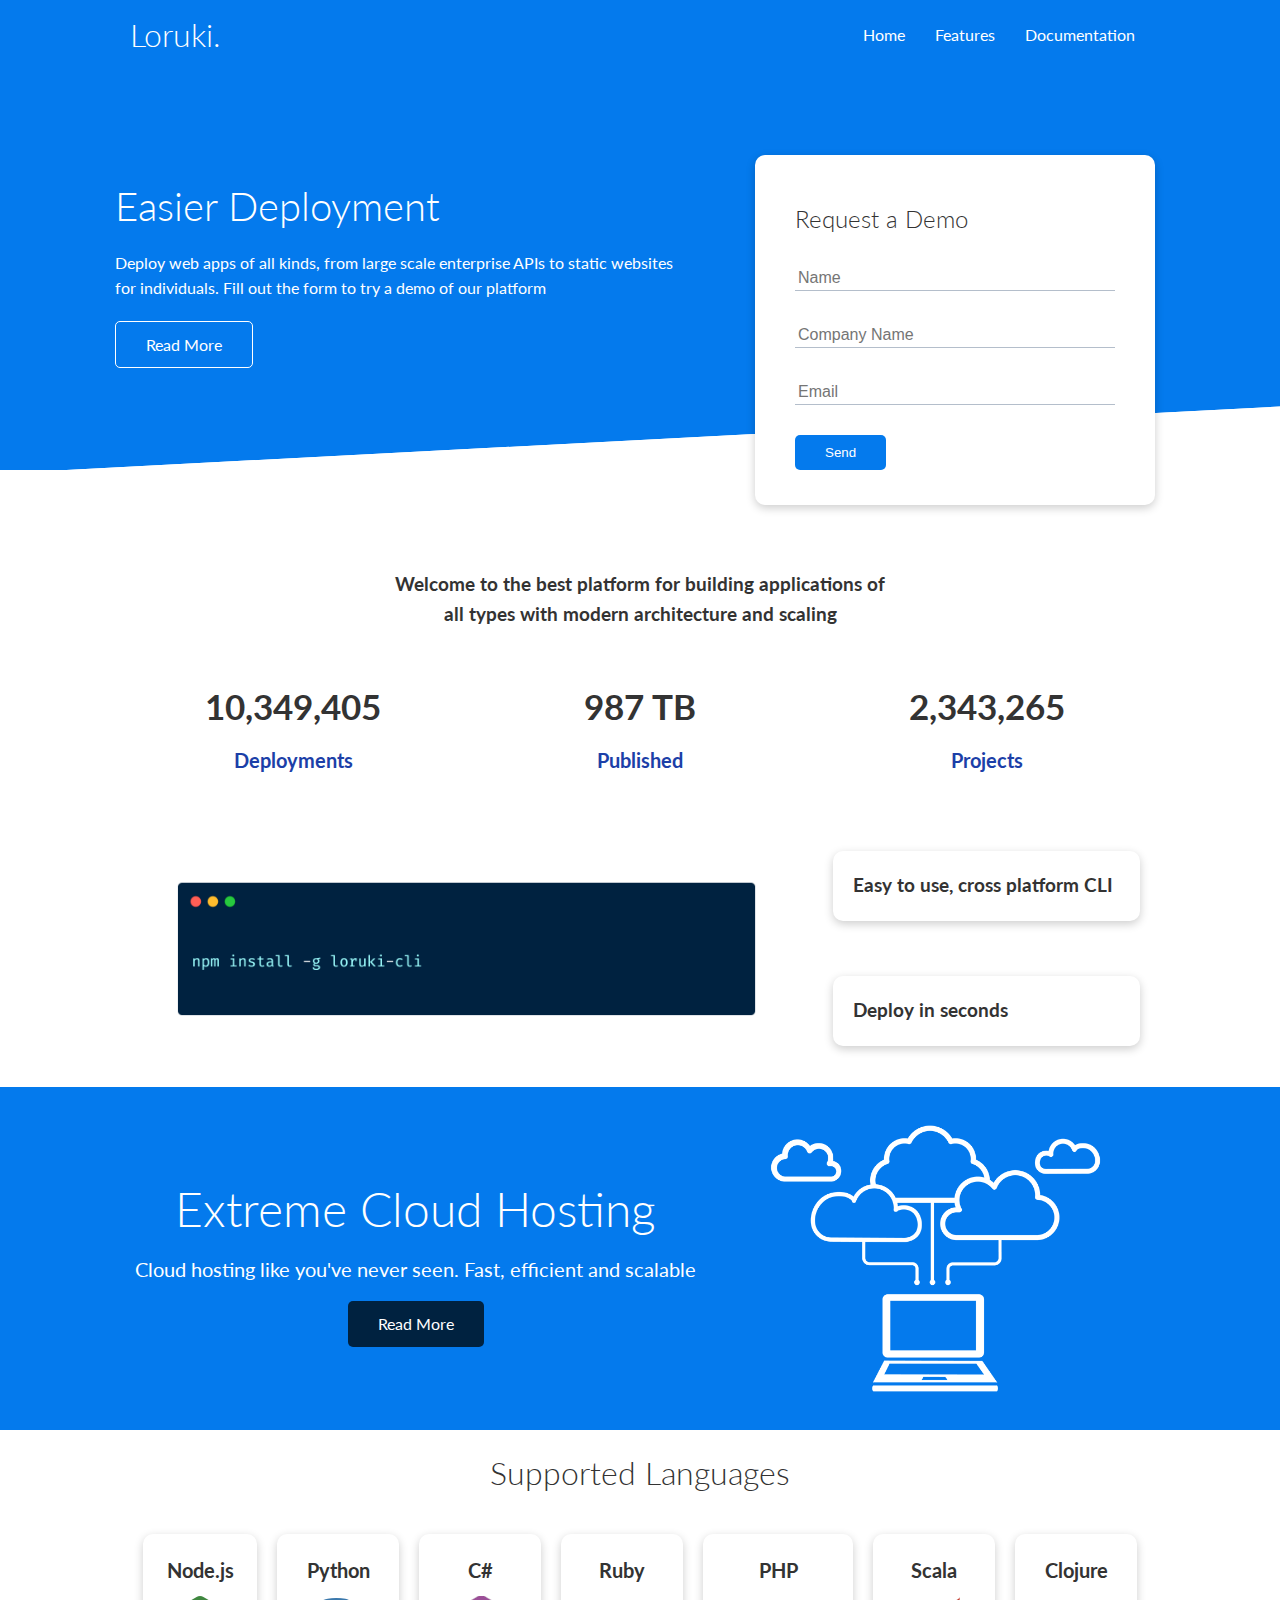
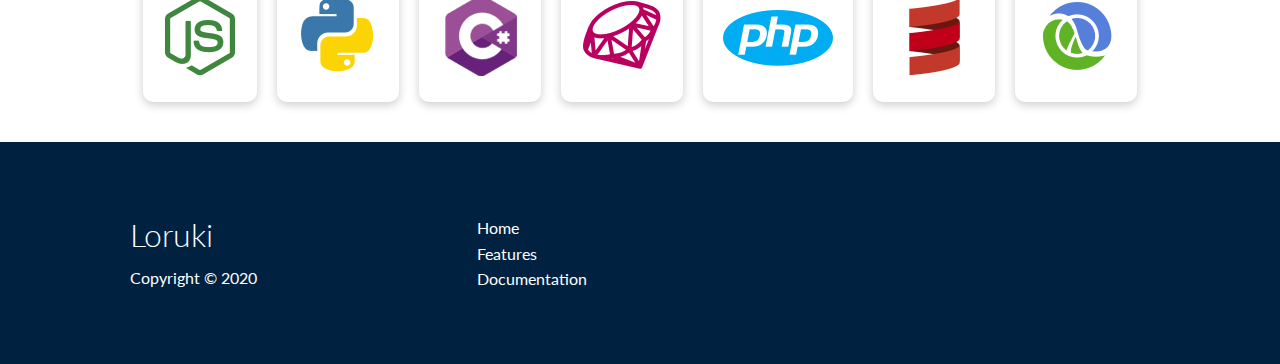
<file: index.html>
<!DOCTYPE html>
<html lang="en">
<head>
    <meta charset="UTF-8">
    <meta http-equiv="X-UA-Compatible" content="IE=edge">
    <meta name="viewport" content="width=device-width, initial-scale=1.0">
    <link rel="stylesheet" href="https://cdnjs.cloudflare.com/ajax/libs/font-awesome/5.15.1/css/all.min.css" integrity="sha512-+4zCK9k+qNFUR5X+cKL9EIR+ZOhtIloNl9GIKS57V1MyNsYpYcUrUeQc9vNfzsWfV28IaLL3i96P9sdNyeRssA==" crossorigin="anonymous" />
    <link rel="stylesheet" href="css/utilities.css">
    <link rel="stylesheet" href="css/style.css">
    <title>Loruki | Cloud Hosting For Everyone</title>
</head>
<body>
     <!-- Navbar -->
     <div class="navbar">
        <div class="container flex">
            <h1 class="logo">Loruki.</h1>
            <nav>
                <ul>
                    <li><a href="index.html">Home</a></li>
                    <li><a href="features.html">Features</a></li>
                    <li><a href="docs.html">Documentation</a></li>
                </ul>
            </nav>
        </div>
    </div>

     <!-- Showcase -->
     <section class="showcase">
        <div class="container grid">
            <div class="showcase-text">
                <h1>Easier Deployment</h1>
                <p>Deploy web apps of all kinds, from large scale enterprise APIs to static websites for individuals. Fill out the form to try a demo of our platform</p>
                <a href="features.html" class="btn btn-outline">Read More</a>
            </div>

            <div class="showcase-form card">
                <h2>Request a Demo</h2>
                
                 <form>
                    <div class="form-control">
                        <input type="text" name="name" placeholder="Name" required>
                    </div>
                    <div class="form-control">
                        <input type="text" name="company" placeholder="Company Name" required>
                    </div>
                    <div class="form-control">
                        <input type="email" name="email" placeholder="Email" required>
                    </div>
                    <input type="submit" value="Send" class="btn btn-primary">
                </form>
            </div>
        </div>
    </section>

    <!-- Stats -->
    <section class="stats">
        <div class="container">
            <h3 class="stats-heading text-center my-1">
                Welcome to the best platform for building applications of all types with modern architecture and scaling
            </h3>

            <div class="grid grid-3 text-center my-4">
                <div>
                    <i class="fas fa-server fa-3x"></i>
                    <h3>10,349,405</h3>
                    <p class="text-secondary">Deployments</p>
                </div>
                <div>
                    <i class="fas fa-upload fa-3x"></i>
                    <h3>987 TB</h3>
                    <p class="text-secondary">Published</p>
                </div>
                <div>
                    <i class="fas fa-project-diagram fa-3x"></i>
                    <h3>2,343,265</h3>
                    <p class="text-secondary">Projects</p>
                </div>
            </div>
        </div>
    </section>

     <!-- Cli -->
     <section class="cli">
        <div class="container grid">
            <img src="images/cli.png" alt="">
            <div class="card">
                <h3>Easy to use, cross platform CLI</h3>
            </div>
            <div class="card">
                <h3>Deploy in seconds</h3>
            </div>
        </div>
    </section>

     <!-- Cloud -->
     <section class="cloud bg-primary my-2 py-2">
        <div class="container grid">
            <div class="text-center">
                <h2 class="lg">Extreme Cloud Hosting</h2>
                <p class="lead my-1">Cloud hosting like you've never seen. Fast, efficient and scalable</p>
                <a href="features.html" class="btn btn-dark">Read More</a>
            </div>
            <img src="images/cloud.png" alt="">
        </div>
    </section>

    <!-- Languages -->
    <section class="languages">
        <h2 class="md text-center my-2">
            Supported Languages
        </h2>
        <div class="container flex">
            <div class="card">
                <h4>Node.js</h4>
                <img src="images/logos/node.png" alt="">
            </div>
            <div class="card">
                <h4>Python</h4>
                <img src="images/logos/python.png" alt="">
              </div>
              <div class="card">
                <h4>C#</h4>
                <img src="images/logos/csharp.png" alt="">
              </div>
              <div class="card">
                <h4>Ruby</h4>
                <img src="images/logos/ruby.png" alt="">
              </div>
              <div class="card">
                <h4>PHP</h4>
                <img src="images/logos/php.png" alt="">
              </div>
              <div class="card">
                <h4>Scala</h4>
                <img src="images/logos/scala.png" alt="">
              </div>
              <div class="card">
                <h4>Clojure</h4>
                <img src="images/logos/clojure.png" alt="">
              </div>
        </div>
    </section>

     <!-- Footer -->
     <footer class="footer bg-dark py-5">
        <div class="container grid grid-3">
            <div>
                <h1>Loruki
                </h1>
                <p>Copyright &copy; 2020</p>
            </div>
            <nav>
                <ul>
                    <li><a href="index.html">Home</a></li>
                    <li><a href="features.html">Features</a></li>
                    <li><a href="docs.html">Documentation</a></li>
                </ul>
            </nav>
            <div class="social">
                <a href="#"><i class="fab fa-github fa-2x"></i></a>
                <a href="#"><i class="fab fa-facebook fa-2x"></i></a>
                <a href="#"><i class="fab fa-instagram fa-2x"></i></a>
                <a href="#"><i class="fab fa-twitter fa-2x"></i></a>
            </div>
        </div>
    </footer>

</body>
</html>
</file>
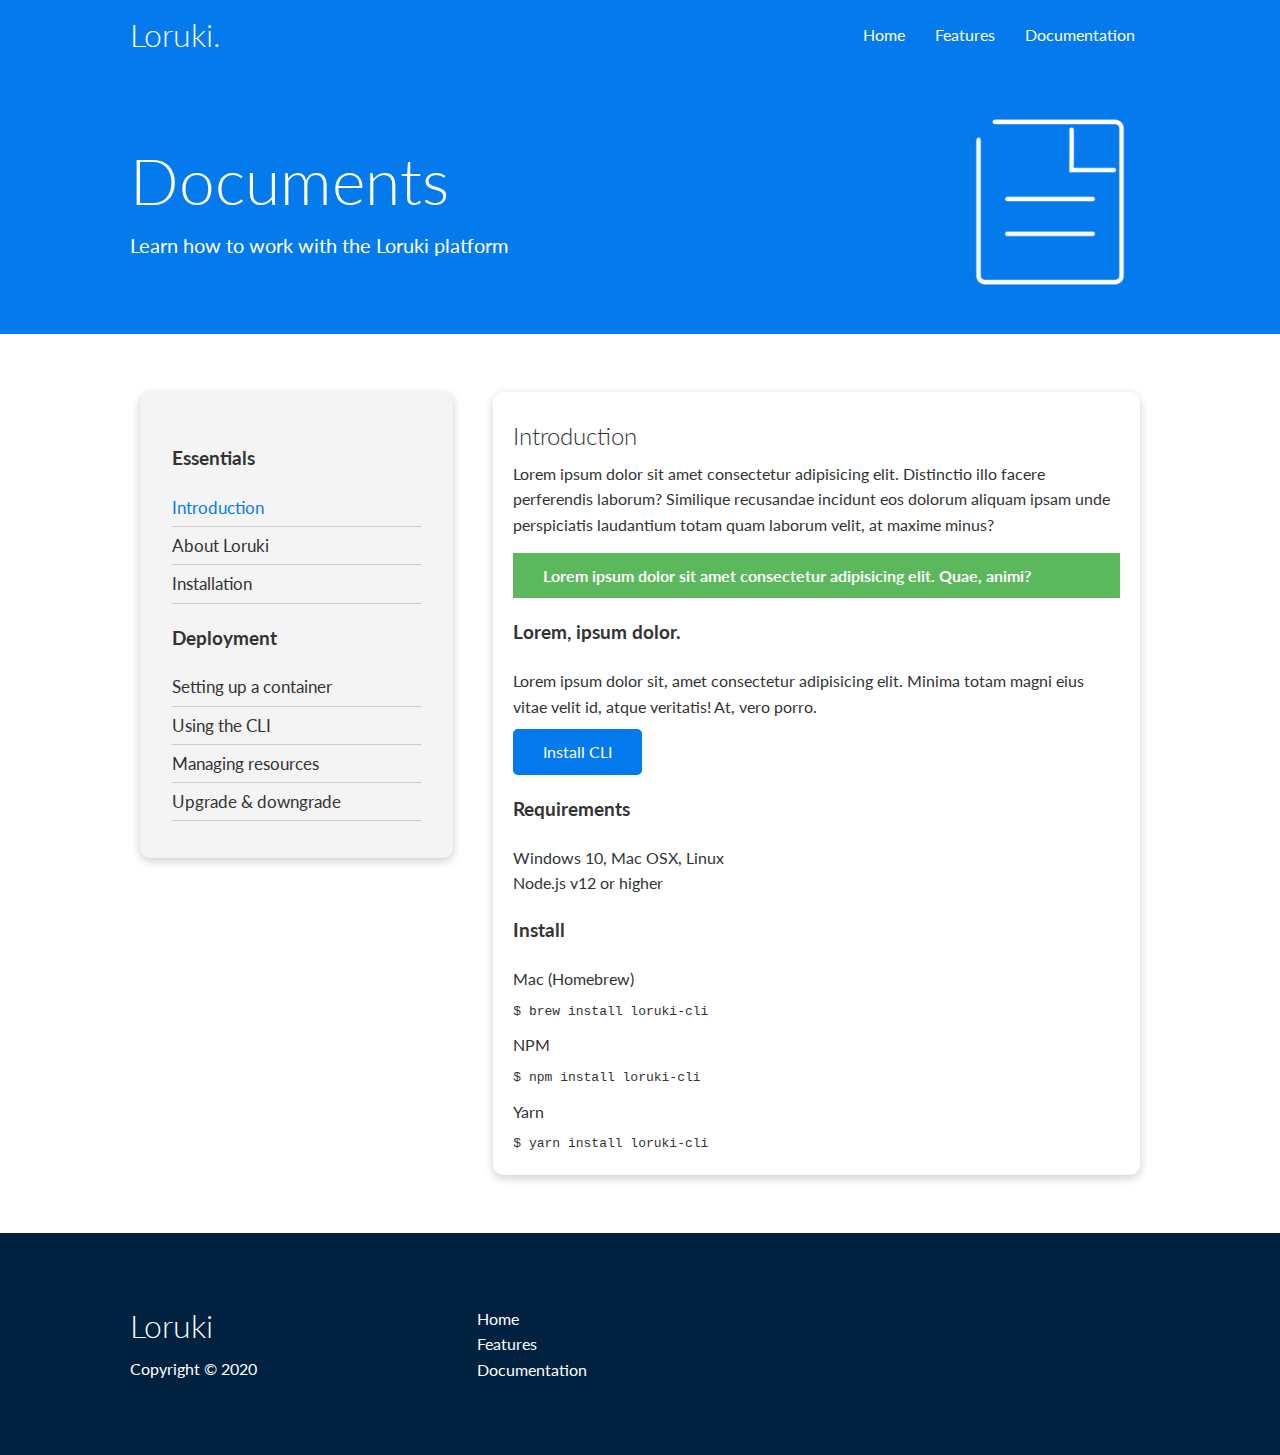
<file: docs.html>
<!DOCTYPE html>
<html lang="en">
<head>
    <meta charset="UTF-8">
    <meta http-equiv="X-UA-Compatible" content="IE=edge">
    <meta name="viewport" content="width=device-width, initial-scale=1.0">
    <link rel="stylesheet" href="https://cdnjs.cloudflare.com/ajax/libs/font-awesome/5.15.1/css/all.min.css" integrity="sha512-+4zCK9k+qNFUR5X+cKL9EIR+ZOhtIloNl9GIKS57V1MyNsYpYcUrUeQc9vNfzsWfV28IaLL3i96P9sdNyeRssA==" crossorigin="anonymous" />
    <link rel="stylesheet" href="css/utilities.css">
    <link rel="stylesheet" href="css/style.css">
    <title>Loruki | Cloud Hosting For Everyone</title>
</head>
<body>
     <!-- Navbar -->
     <div class="navbar">
        <div class="container flex">
            <h1 class="logo">Loruki.</h1>
            <nav>
                <ul>
                    <li><a href="index.html">Home</a></li>
                    <li><a href="features.html">Features</a></li>
                    <li><a href="docs.html">Documentation</a></li>
                </ul>
            </nav>
        </div>
    </div>

     <!-- Head -->
     <section class="docs-head bg-primary py-3">
        <div class="container grid">
            <div>
                <h1 class="xl">Documents</h1>
                <p class="lead">
                    Learn how to work with the Loruki platform
                </p>
            </div>
            <img src="images/docs.png" alt="">
        </div>
    </section>

    
    <!-- Docs main -->
    <section class="docs-main my-4">
        <div class="container grid">
            <div class="card bg-light p-3">
                <h3 class="my-2">Essentials</h3>
                <nav>
                    <ul>
                        <li><a class="text-primary" href="#">Introduction</a></li>
                        <li><a href="#">About Loruki</a></li>
                        <li><a href="#">Installation</a></li>
                    </ul>
                </nav>

                <h3 class="my-2">Deployment</h3>
                <nav>
                    <ul>
                        <li><a href="#">Setting up a container</a></li>
							<li><a href="#">Using the CLI</a></li>
							<li><a href="#">Managing resources</a></li>
							<li><a href="#">Upgrade & downgrade</a></li>
                    </ul>
                </nav>
            </div>
            <div class="card">
                <h2>Introduction</h2>
                <p>Lorem ipsum dolor sit amet consectetur adipisicing elit. Distinctio illo facere perferendis laborum? Similique recusandae incidunt eos dolorum aliquam ipsam unde perspiciatis laudantium totam quam laborum velit, at maxime minus?</p>

                <div class="alert alert-success">
                    <i class="fas fa-info"></i> Lorem ipsum dolor sit amet consectetur adipisicing elit. Quae, animi?
                </div>

                <h3>Lorem, ipsum dolor.</h3>
                <p>Lorem ipsum dolor sit, amet consectetur adipisicing elit. Minima totam magni eius vitae velit id, atque veritatis! At, vero porro.</p>
                <a href="#" class="btn btn-primary">Install CLI</a>

                <h3>Requirements</h3>
                <ul>
                    <li>Windows 10, Mac OSX, Linux</li>
                    <li>Node.js v12 or higher</li>
                </ul>

                <h3>Install</h3>
                <p>Mac (Homebrew)</p>
                <pre><code>$ brew install loruki-cli</code></pre>
                <p>NPM</p>
                <pre><code>$ npm install loruki-cli</code></pre>
                <p>Yarn</p>
                <pre><code>$ yarn install loruki-cli</code></pre>

            </div>
        </div>
    </section>


     <!-- Footer -->
     <footer class="footer bg-dark py-5">
        <div class="container grid grid-3">
            <div>
                <h1>Loruki
                </h1>
                <p>Copyright &copy; 2020</p>
            </div>
            <nav>
                <ul>
                    <li><a href="index.html">Home</a></li>
                    <li><a href="features.html">Features</a></li>
                    <li><a href="docs.html">Documentation</a></li>
                </ul>
            </nav>
            <div class="social">
                <a href="#"><i class="fab fa-github fa-2x"></i></a>
                <a href="#"><i class="fab fa-facebook fa-2x"></i></a>
                <a href="#"><i class="fab fa-instagram fa-2x"></i></a>
                <a href="#"><i class="fab fa-twitter fa-2x"></i></a>
            </div>
        </div>
    </footer>

</body>
</html>
</file>
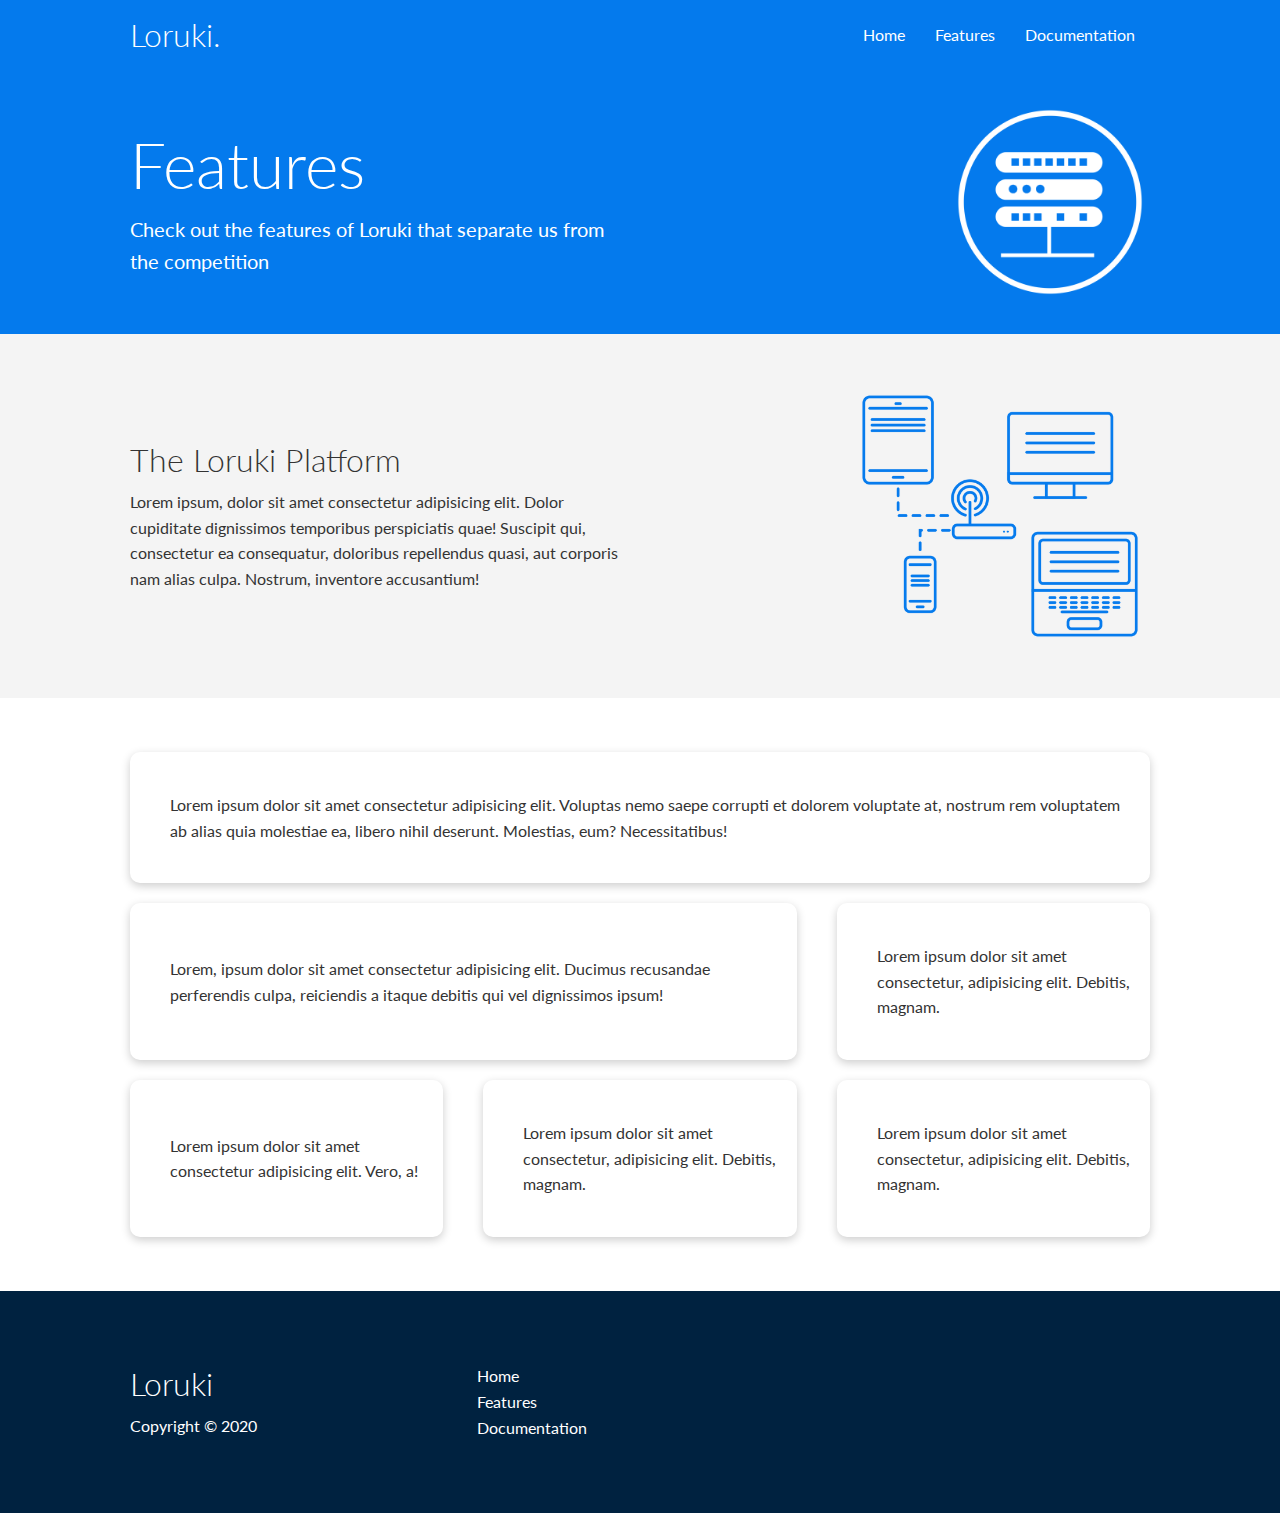
<file: features.html>
<!DOCTYPE html>
<html lang="en">
<head>
    <meta charset="UTF-8">
    <meta http-equiv="X-UA-Compatible" content="IE=edge">
    <meta name="viewport" content="width=device-width, initial-scale=1.0">
    <link rel="stylesheet" href="https://cdnjs.cloudflare.com/ajax/libs/font-awesome/5.15.1/css/all.min.css" integrity="sha512-+4zCK9k+qNFUR5X+cKL9EIR+ZOhtIloNl9GIKS57V1MyNsYpYcUrUeQc9vNfzsWfV28IaLL3i96P9sdNyeRssA==" crossorigin="anonymous" />
    <link rel="stylesheet" href="css/utilities.css">
    <link rel="stylesheet" href="css/style.css">
    <title>Loruki | Cloud Hosting For Everyone</title>
</head>
<body>
     <!-- Navbar -->
     <div class="navbar">
        <div class="container flex">
            <h1 class="logo">Loruki.</h1>
            <nav>
                <ul>
                    <li><a href="index.html">Home</a></li>
                    <li><a href="features.html">Features</a></li>
                    <li><a href="docs.html">Documentation</a></li>
                </ul>
            </nav>
        </div>
    </div>

      <!-- Head -->
      <section class="features-head bg-primary py-3">
        <div class="container grid">
            <div>
                <h1 class="xl">Features</h1>
                <p class="lead">
                    Check out the features of Loruki that separate us from the
						competition
                </p>
            </div>
            <img src="images/server.png" alt="">
        </div>
    </section>

    <!-- Sub head -->
    <section class="features-sub-head bg-light py-3">
        <div class="container grid">
            <div>
                <h1 class="md">The Loruki Platform</h1>
                <p>
                    Lorem ipsum, dolor sit amet consectetur adipisicing elit. Dolor cupiditate dignissimos temporibus perspiciatis quae! Suscipit qui, consectetur ea consequatur, doloribus repellendus quasi, aut corporis nam alias culpa. Nostrum, inventore accusantium!
                </p>
            </div>
            <img src="images/server2.png" alt="">
        </div>
    </section>

    <section class="features-main my-2">
        <div class="container grid grid-3">
            <div class="card flex">
                <i class="fas fa-server fa-3x"></i>
                <p>Lorem ipsum dolor sit amet consectetur adipisicing elit. Voluptas nemo saepe corrupti et dolorem voluptate at, nostrum rem voluptatem ab alias quia molestiae ea, libero nihil deserunt. Molestias, eum? Necessitatibus!</p>
            </div>
            <div class="card flex">
                <i class="fas fa-network-wired fa-3x"></i>
                <p>
                    Lorem, ipsum dolor sit amet consectetur adipisicing elit. Ducimus
                    recusandae perferendis culpa, reiciendis a itaque debitis qui vel
                    dignissimos ipsum!
                </p>
            </div>
            <div class="card flex">
                <i class="fas fa-laptop-code fa-3x"></i>
                <p>
                    Lorem ipsum dolor sit amet consectetur, adipisicing elit. Debitis,
                    magnam.
                </p>
            </div>
            <div class="card flex">
                <i class="fas fa-database fa-3x"></i>
                <p>
                    Lorem ipsum dolor sit amet consectetur adipisicing elit. Vero, a!
                </p>
            </div>
            <div class="card flex">
                <i class="fas fa-power-off fa-3x"></i>
                <p>
                    Lorem ipsum dolor sit amet consectetur, adipisicing elit. Debitis,
                    magnam.
                </p>
            </div>
            <div class="card flex">
                <i class="fas fa-upload fa-3x"></i>
                <p>
                    Lorem ipsum dolor sit amet consectetur, adipisicing elit. Debitis,
                    magnam.
                </p>
            </div>
        </div>
    </section>

     <!-- Footer -->
     <footer class="footer bg-dark py-5">
        <div class="container grid grid-3">
            <div>
                <h1>Loruki
                </h1>
                <p>Copyright &copy; 2020</p>
            </div>
            <nav>
                <ul>
                    <li><a href="index.html">Home</a></li>
                    <li><a href="features.html">Features</a></li>
                    <li><a href="docs.html">Documentation</a></li>
                </ul>
            </nav>
            <div class="social">
                <a href="#"><i class="fab fa-github fa-2x"></i></a>
                <a href="#"><i class="fab fa-facebook fa-2x"></i></a>
                <a href="#"><i class="fab fa-instagram fa-2x"></i></a>
                <a href="#"><i class="fab fa-twitter fa-2x"></i></a>
            </div>
        </div>
    </footer>

</body>
</html>
</file>
<file: css/utilities.css>
/* Utilities */
   .container {
    max-width: 1100px; 
    margin: 0 auto;
    padding: 0 40px;
}

.card {
    background-color: #fff;
    color: #333;
    border-radius: 10px;
    box-shadow: 0 3px 10px rgba(0,0,0,0.2);
    padding: 20px;
    margin: 10px;
}

.btn {
    display: inline-block;
    padding: 10px 30px;
    cursor: pointer;
    background: var(--primary-color);
    color: #fff;
    border: none;
    border-radius: 5px;
}

.btn-outline {
    background-color: transparent;
    border: 1px #fff solid;
}

.btn:hover {
    transform: scale(0.98);
}

/* Backgrounds & colored buttons */
.bg-primary,
.btn-primary {
  background-color: var(--primary-color);
  color: #fff;
}

.bg-secondary,
.btn-secondary {
  background-color: var(--secondary-color);
  color: #fff;
}

.bg-dark,
.btn-dark {
  background-color: var(--dark-color);
  color: #fff;
}

.bg-light,
.btn-light {
  background-color: var(--light-color);
  color: #333;
}

.bg-primary a,
.btn-primary a,
.bg-secondary a,
.btn-secondary a,
.bg-dark a,
.btn-dark a {
  color: #fff;
}

/* Text colors */
.text-primary {
  color: var(--primary-color);
}

.text-secondary {
  color: var(--secondary-color);
}

.text-dark {
  color: var(--dark-color);
}

.text-light {
  color: var(--light-color);
}

/* Text sizes */
.lead {
    font-size: 20px;
  }
  
  .sm {
    font-size: 1rem;
  }
  
  .md {
    font-size: 2rem;
  }
  
  .lg {
    font-size: 3rem;
  }
  
  .xl {
    font-size: 4rem;
  }

.text-center {
    text-align: center;
}

/* Alert */
.alert {
  background-color: var(--light-color);
  padding: 10px 20px;
  font-weight: bold;
  margin: 15px 0;
}

.alert i {
  margin-right: 10px;
}

.alert-success {
  background-color: var(--success-color);
  color: #fff;
}

.alert-error {
  background-color: var(--error-color);
  color: #fff;
}


.flex {
    display: flex;
    justify-content: center;
    align-items: center;
    height:100%;
}

.grid {
    display: grid;
    grid-template-columns: repeat(2, 1fr);
    gap: 20px;
    justify-content: center;
    align-items: center;
    height: 100%;
}

.grid-3 {
    grid-template-columns: repeat(3, 1fr);
}

/* Margin */
.my-1 {
    margin: 1rem 0;
  }
  
  .my-2 {
    margin: 1.5rem 0;
  }
  
  .my-3 {
    margin: 2rem 0;
  }
  
  .my-4 {
    margin: 3rem 0;
  }
  
  .my-5 {
    margin: 4rem 0;
  }
  
  .m-1 {
    margin: 1rem;
  }
  
  .m-2 {
    margin: 1.5rem;
  }
  
  .m-3 {
    margin: 2rem;
  }
  
  .m-4 {
    margin: 3rem;
  }
  
  .m-5 {
    margin: 4rem;
  }
  
  /* Padding */
  .py-1 {
    padding: 1rem 0;
  }
  
  .py-2 {
    padding: 1.5rem 0;
  }
  
  .py-3 {
    padding: 2rem 0;
  }
  
  .py-4 {
    padding: 3rem 0;
  }
  
  .py-5 {
    padding: 4rem 0;
  }
  
  .p-1 {
    padding: 1rem;
  }
  
  .p-2 {
    padding: 1.5rem;
  }
  
  .p-3 {
    padding: 2rem;
  }
  
  .p-4 {
    padding: 3rem;
  }
  
  .p-5 {
    padding: 4rem;
  }
</file>
<file: css/style.css>
@import url('https://fonts.googleapis.com/css2?family=Lato:wght@300&display=swap');

:root {
    --primary-color: #047aed;
    --secondary-color: #1c3fa8;
    --dark-color: #002240;
    --light-color: #f4f4f4;
    --success-color: #5cb85c;
    --error-color: #d9534f;
  }

  
* {
    box-sizing: border-box;
    padding: 0;
    margin: 0;
}

body {
    font-family: 'Lato', sans-serif;
    color: #333;
    line-height: 1.6;
}

ul {
    list-style-type: none;
}

a {
    text-decoration: none;
    color: #333;
}

h1, h2 {
    font-weight: 300;
    line-height: 1.2;
    margin: 10px 0px;
}

p {
    margin: 10px 0;
}

img {
    width: 100%;
}



   /* Navbar */
.navbar {
    background-color: var(--primary-color);
    color: #fff;
    height: 70px;
}

.navbar ul {
    display: flex;
}

.navbar a {
    color: #fff;
    padding: 10px;
    margin: 0 5px;
}

.navbar a:hover {
    border-bottom: 2px  #fff solid; 
}

.navbar .flex {
    justify-content: space-between;
}



/* Showcase */
.showcase {
    height: 400px;
    background-color: var(--primary-color);
    color: #fff;
    position: relative;
}

.showcase h1 {
    font-size: 40px;
}

.showcase p {
    margin: 20px 0;
}

.showcase .grid {
    grid-template-columns: 55% 45%;
    gap: 30px;
}

.showcase-text {
    animation: slideInFromLeft 1s ease-in;
}

.showcase-form {
    position: relative;
    top: 60px;
    height: 350px;
    width: 400px;
    padding: 40px;
    z-index: 100; 
    justify-self: flex-end; 
    animation: slideInFromRight 1s ease-in;
}

.showcase-form .form-control {
    margin: 30px 0;
}

.showcase-form input[type='text'],   
.showcase-form input[type='email'] { 
    border: 0;
    border-bottom: 1px solid #b4becb;
    width: 100%;
    padding: 3px;
    font-size: 16px; 
}

.showcase-form input:focus {
    outline: none;
}

.showcase::before,
.showcase::after {
    content:'';   
    position: absolute;
    height: 100px;
    bottom: -70px;
    right: 0px;      
    left: 0px;
    background: #fff;
    transform: skewY(-3deg);
    -webkit-transform: skewY(-3deg);
    -moz-transform: skewY(-3deg);
    -ms-transform: skewY(-3deg);
}


   /* Stats */
    .stats {
    padding-top: 100px; 
    animation: slideInFromBottom 1s ease-in;
    }

    .stats-heading {
        max-width: 500px;
        margin: auto;
    }

    .stats .grid h3 {
        font-size: 35px;
    }

    .stats .grid p {
        font-size: 20px;
        font-weight: bold;
    }


    /* Cli */
    .cli .grid {
        grid-template-columns: repeat(3, 1fr);
        grid-template-rows: repeat(2, 1fr);
    }

    .cli .grid > *:first-child {
        grid-column: 1 / span 2;
        grid-row: 1 / span 2;
    }
    

    /* Cloud */
    .cloud .grid {
        grid-template-columns: 4fr 3fr;
    }

    /* Languages */
    .languages .flex {
        flex-wrap: wrap;
    }
    .languages .card {
        text-align: center;
        margin: 18px 10px 40px; 
        transition: transform 0.2s ease-in;
    }

    .languages .card h4 {
        font-size: 20px;
        margin-bottom: 10px;
    }

    .languages .card:hover {
        transform: translateY(-15px);
    }


    /* Features.html */
    /* Head */
    .features-head img {
        width: 200px;
        justify-self: flex-end;
    }

    .features-sub-head img {
        width: 300px;
        justify-self: flex-end;
    }

    .features-main .card > i {
        margin-right: 20px;
    }

    .features-main .grid {
        padding: 30px;
    }

    .features-main .grid > *:first-child {
        grid-column: 1 / span 3;
    }

    .features-main .grid > *:nth-child(2) {
        grid-column: 1 / span 2;
    }


    /* docs.html */
    /* Head */
    .docs-head img {
        width: 200px;
        justify-self: flex-end;
    }

    .docs-main h3 {
        margin: 20px 0;
    }

    .docs-main .grid {
        grid-template-columns: 1fr 2fr;
        align-items: flex-start;
    }

    .docs-main nav li {
        font-size: 17px;
        padding-bottom: 5px;
        margin-bottom: 5px;
        border-bottom: 1px #ccc solid;
    }

    .docs-main a:hover {
        font-weight: bold;
    }


    /* Footer */
    .footer .social a{
        margin: 0 10px;
    }


    /* Animation */
    @keyframes slideInFromLeft {
        0% {
            transform: translateX(-100%);
        }

        100% {
            transform: translateX(0);
        }
    }

    @keyframes slideInFromRight {
        0% {
            transform: translateX(100%);
        }

        100% {
              transform: translateX(0);
        }
    }

    @keyframes slideInFromTop {
        0% {
            transform: translateY(-100%);
        }

        100% {
            transform: translateX(0);
        }
    }

    @keyframes slideInFromBottom {
        0% {
            transform: translateY(100%);
        }

        100% {
            transform: translateX(0);
        }
    }



    /* media query for Tablet version */
    @media (max-width: 768px) {
        .grid,
        .showcase .grid,
        .stats .grid,
        .cli .grid,
        .cloud .grid,
        .features-main .grid,
        .docs-main .grid {
            grid-template-columns: 1fr;
            grid-template-rows: 1fr;
        }

        .showcase {
            height: auto;
        }

        .showcase-text {
            text-align: center;
            margin-top: 40px;
            animation: slideInFromTop 1s ease-in;
        }

        .showcase-form {
            justify-self: center;
            margin: auto;
            animation: slideInFromBottom 1s ease-in;
        }

        .cli .grid > *:first-child {
            grid-column: 1;
            grid-row: 1;
        }

        .features-head,
        .features-sub-head,
        .docs-head {
           text-align: center;
        }

        .features-head img,
        .features-sub-head img,
        .docs-head img {
           justify-self: center;
        }

        .features-main .grid > *:first-child,
        .features-main .grid > *:nth-child(2){
           grid-column: 1;
        }

        .footer .grid {
            grid-template-columns: repeat(3, 1fr);
        } 
      }
  

    /* media query for Mobile version */
    @media (max-width: 500px) {
       .navbar {
        height: 110px;
       } 

       .navbar .flex {
        flex-direction: column;
       }

       .navbar ul {
        padding: 10px;
        background-color: rgba(0,0,0,0.1);
       }

       .footer .grid {
        grid-template-columns: 1fr;
    }
    }
</file>
